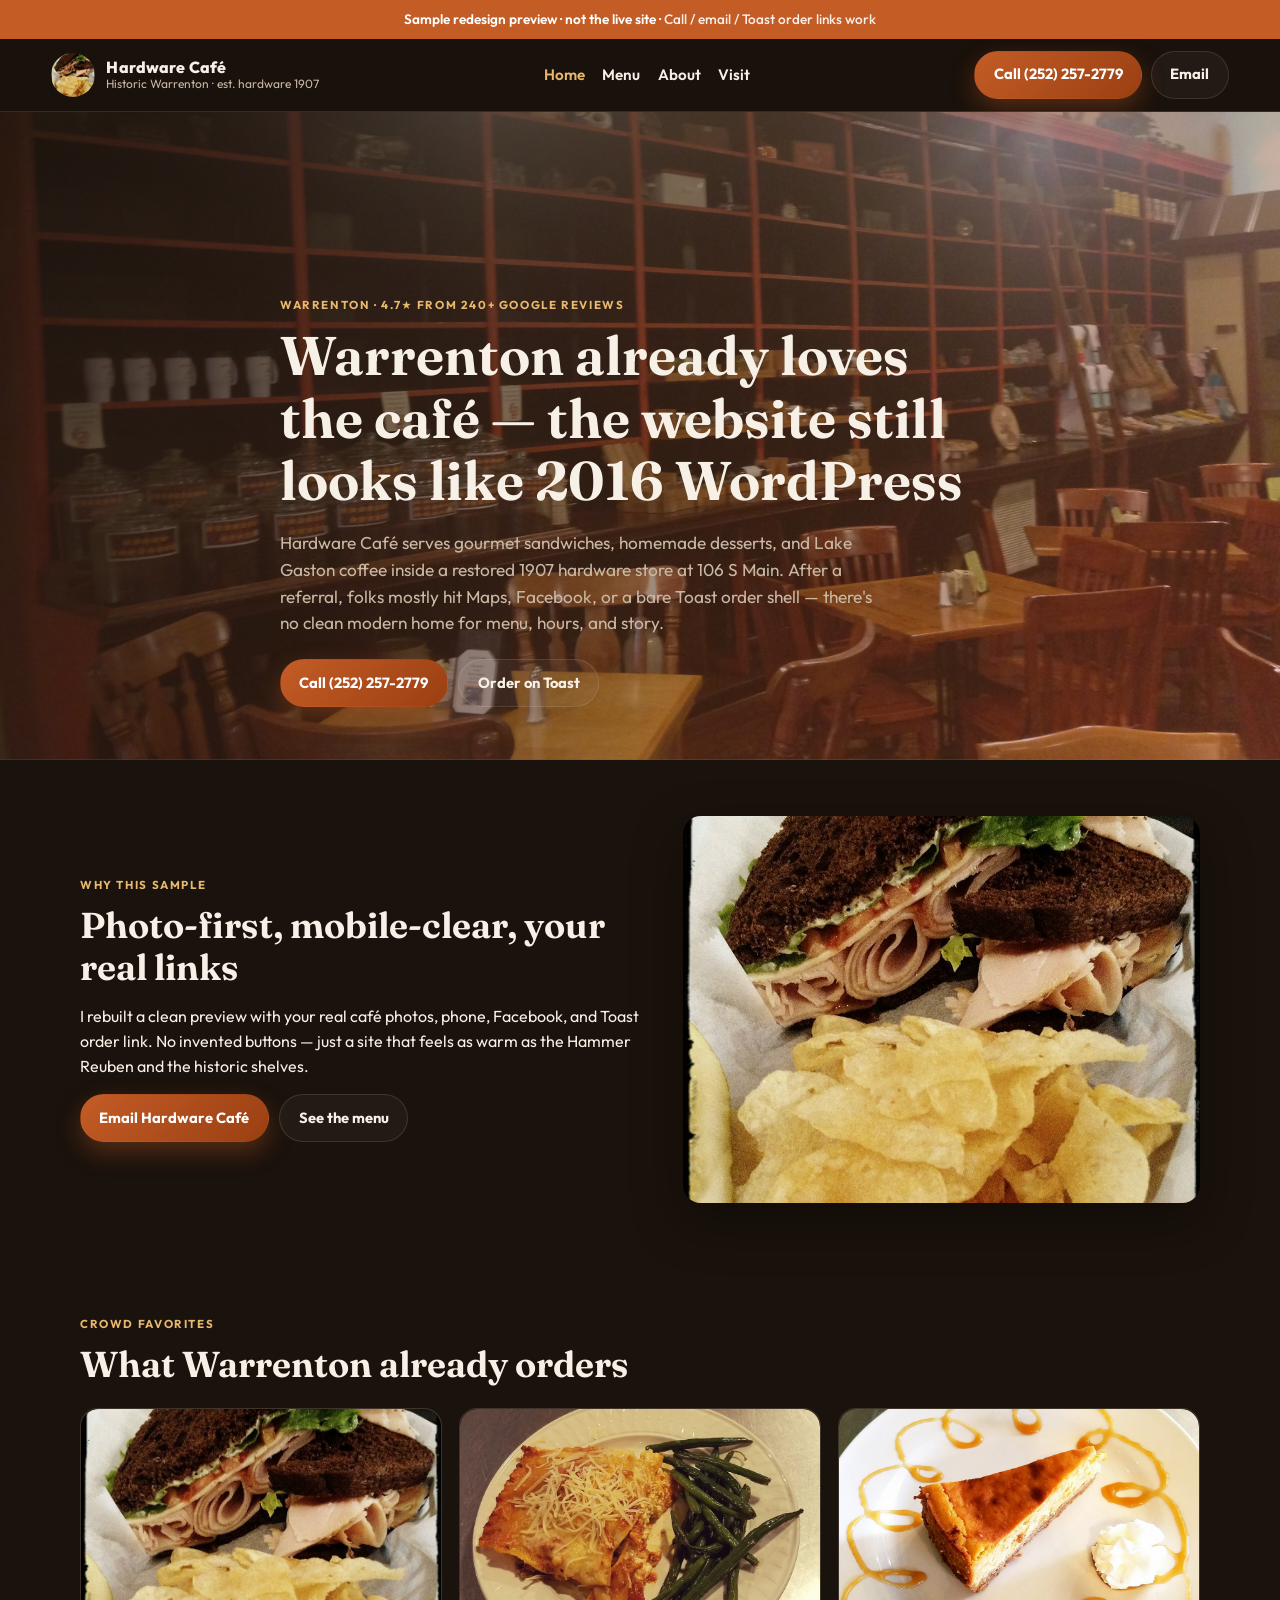
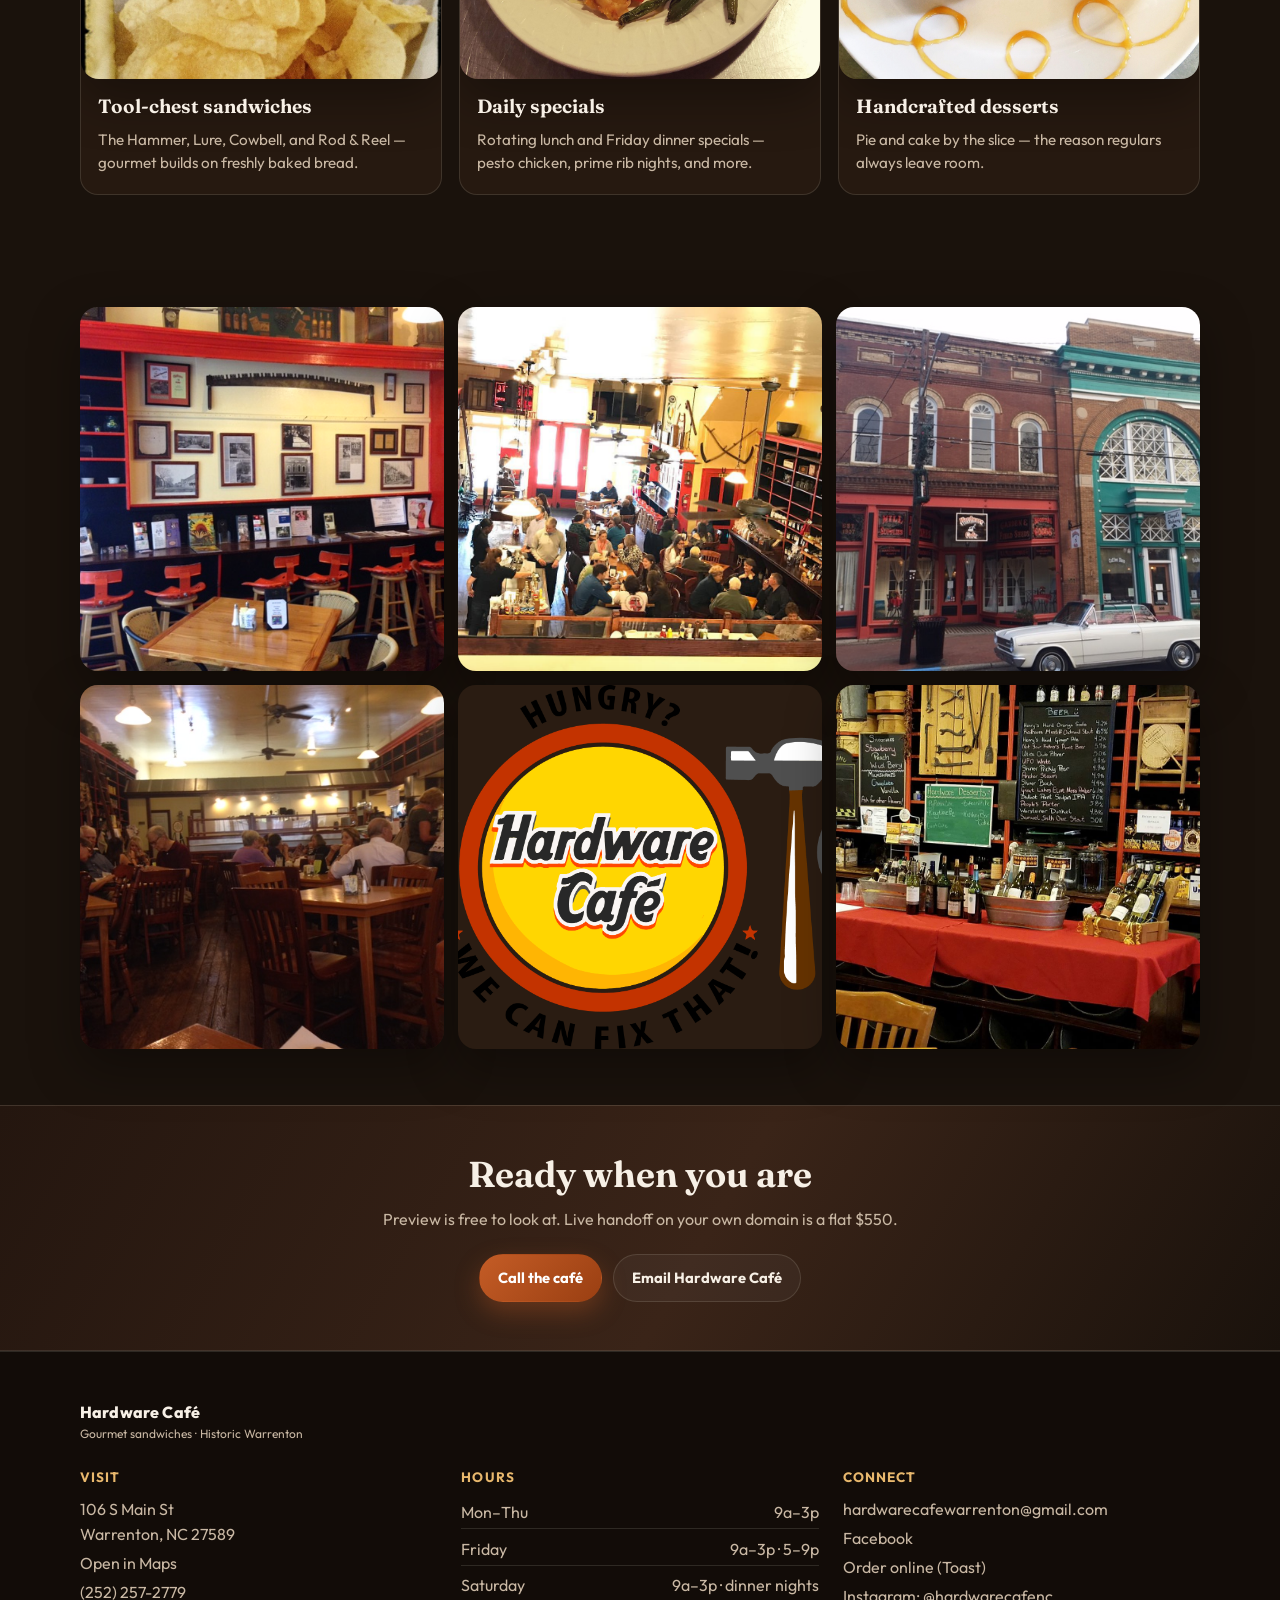
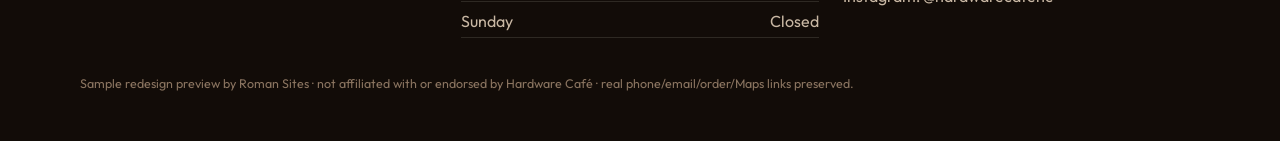
<file: index.html>
<!DOCTYPE html>
<html lang="en">
<head>
<meta charset="utf-8"/>
<meta name="viewport" content="width=device-width, initial-scale=1"/>
<title>Hardware Café · Warrenton sample redesign</title>
<meta name="description" content="Sample redesign preview for Hardware Café — gourmet sandwiches in a historic 1907 hardware store in Warrenton, NC."/>
<link rel="preconnect" href="https://fonts.googleapis.com"/><link rel="preconnect" href="https://fonts.gstatic.com" crossorigin/>
<link href="https://fonts.googleapis.com/css2?family=Fraunces:opsz,wght@9..144,500;9..144,650;9..144,700&family=Outfit:wght@400;500;600;700;800&display=swap" rel="stylesheet"/>
<link rel="stylesheet" href="assets/styles.css"/>
<link rel="icon" href="assets/logo.png"/>
</head>
<body>
<div class="preview-banner" role="status">Sample redesign preview · not the live site · <span>Call / email / Toast order links work</span></div>
<header class="site-header">
  <div class="nav-inner">
    <a class="brand" href="index.html"><img class="brand-mark" src="assets/logo.png" alt="Hardware Café mark" width="44" height="44"/><span class="brand-text"><span class="brand-name">Hardware Café</span><span class="brand-tag">Historic Warrenton · est. hardware 1907</span></span></a>
    <nav class="nav-links" aria-label="Primary"><a href="index.html" aria-current="page">Home</a><a href="menu.html">Menu</a><a href="about.html">About</a><a href="visit.html">Visit</a></nav>
    <div class="nav-ctas"><a class="btn btn-primary" href="tel:+12522572779">Call (252) 257-2779</a><a class="btn btn-ghost" href="mailto:hardwarecafewarrenton@gmail.com">Email</a><button class="nav-toggle" type="button" data-nav-toggle aria-expanded="false" aria-controls="mobile-nav" aria-label="Open menu"><span></span></button></div>
  </div>
  <div class="mobile-panel" id="mobile-nav" data-mobile-panel>
    <a href="index.html">Home</a><a href="menu.html">Menu</a><a href="about.html">About</a><a href="visit.html">Visit</a>
    <a class="btn btn-primary" href="tel:+12522572779">Call</a><a href="mailto:hardwarecafewarrenton@gmail.com">Email the café</a><a href="https://www.facebook.com/HardwareCafeWarrenton/" target="_blank" rel="noopener">Facebook</a><a href="https://order.hardwarecafenc.com/order/hardware-cafe/hardware-cafe/menu" target="_blank" rel="noopener">Order online</a>
  </div>
</header>
<main>
<section class="hero" style="background-image:linear-gradient(120deg,rgba(26,18,12,.88),rgba(196,92,38,.28)),url(assets/interior.jpg)">
  <div class="wrap hero-inner">
    <p class="eyebrow">Warrenton · 4.7★ from 240+ Google reviews</p>
    <h1>Warrenton already loves the café — the website still looks like 2016 WordPress</h1>
    <p class="lede">Hardware Café serves gourmet sandwiches, homemade desserts, and Lake Gaston coffee inside a restored 1907 hardware store at 106 S Main. After a referral, folks mostly hit Maps, Facebook, or a bare Toast order shell — there's no clean modern home for menu, hours, and story.</p>
    <div class="hero-actions"><a class="btn btn-primary" href="tel:+12522572779">Call (252) 257-2779</a><a class="btn btn-ghost" href="https://order.hardwarecafenc.com/order/hardware-cafe/hardware-cafe/menu" target="_blank" rel="noopener">Order on Toast</a></div>
  </div>
</section>
<section class="wrap section">
  <div class="split-visual">
    <div>
      <p class="eyebrow">Why this sample</p>
      <h2>Photo-first, mobile-clear, your real links</h2>
      <p>I rebuilt a clean preview with your real café photos, phone, Facebook, and Toast order link. No invented buttons — just a site that feels as warm as the Hammer Reuben and the historic shelves.</p>
      <div class="hero-actions" style="margin-top:1rem"><a class="btn btn-primary" href="mailto:hardwarecafewarrenton@gmail.com">Email Hardware Café</a><a class="btn btn-ghost" href="menu.html">See the menu</a></div>
    </div>
    <div class="card-media"><img src="assets/sandwich.jpg" alt="Gourmet sandwich from Hardware Café"/></div>
  </div>
</section>
<section class="wrap section">
  <p class="eyebrow">Crowd favorites</p>
  <h2>What Warrenton already orders</h2>
  <div class="feature-cards">
    <article class="feature-card"><div class="card-media"><img src="assets/sandwich.jpg" alt="Sandwich on fresh bread"/></div><div class="card-body"><h3>Tool-chest sandwiches</h3><p>The Hammer, Lure, Cowbell, and Rod &amp; Reel — gourmet builds on freshly baked bread.</p></div></article>
    <article class="feature-card"><div class="card-media"><img src="assets/lasagna.jpg" alt="Homemade lasagna plate"/></div><div class="card-body"><h3>Daily specials</h3><p>Rotating lunch and Friday dinner specials — pesto chicken, prime rib nights, and more.</p></div></article>
    <article class="feature-card"><div class="card-media"><img src="assets/pie.jpg" alt="Homemade pie slice"/></div><div class="card-body"><h3>Handcrafted desserts</h3><p>Pie and cake by the slice — the reason regulars always leave room.</p></div></article>
  </div>
</section>
<section class="wrap section">
  <div class="gallery-grid">
    <div class="card-media"><img src="assets/bar.jpg" alt="Café bar and counter"/></div>
    <div class="card-media"><img src="assets/busy.jpg" alt="Busy lunch service"/></div>
    <div class="card-media"><img src="assets/rambler.jpg" alt="Café plate"/></div>
    <div class="card-media"><img src="assets/patrons.jpg" alt="Dining room"/></div>
    <div class="card-media"><img src="assets/shelves.png" alt="Historic hardware shelves"/></div>
    <div class="card-media"><img src="assets/wines.jpg" alt="Wine and local goods"/></div>
  </div>
</section>
<section class="cta-band"><div class="wrap">
  <h2>Ready when you are</h2>
  <p>Preview is free to look at. Live handoff on your own domain is a flat $550.</p>
  <div class="hero-actions" style="justify-content:center"><a class="btn btn-primary" href="tel:+12522572779">Call the café</a><a class="btn btn-ghost" href="mailto:hardwarecafewarrenton@gmail.com">Email Hardware Café</a></div>
</div></section>
</main>
<footer class="site-footer">
  <div class="footer-inner">
    <div class="footer-brand"><div class="brand-name">Hardware Café</div><div class="brand-tag">Gourmet sandwiches · Historic Warrenton</div></div>
    <div class="footer-grid">
      <div><h4>Visit</h4><p>106 S Main St<br/>Warrenton, NC 27589</p><p><a href="https://www.google.com/maps/search/?api=1&query=Hardware+Cafe+106+S+Main+St+Warrenton+NC+27589" target="_blank" rel="noopener">Open in Maps</a></p><p><a href="tel:+12522572779">(252) 257-2779</a></p></div>
      <div><h4>Hours</h4><ul class="hours-list">
        <li><span>Mon–Thu</span><span>9a–3p</span></li>
        <li><span>Friday</span><span>9a–3p · 5–9p</span></li>
        <li><span>Saturday</span><span>9a–3p · dinner nights</span></li>
        <li><span>Sunday</span><span>Closed</span></li>
      </ul></div>
      <div><h4>Connect</h4><p><a href="mailto:hardwarecafewarrenton@gmail.com">hardwarecafewarrenton@gmail.com</a></p><p><a href="https://www.facebook.com/HardwareCafeWarrenton/" target="_blank" rel="noopener">Facebook</a></p><p><a href="https://order.hardwarecafenc.com/order/hardware-cafe/hardware-cafe/menu" target="_blank" rel="noopener">Order online (Toast)</a></p><p>Instagram: @hardwarecafenc</p></div>
    </div>
    <p class="footer-note">Sample redesign preview by Roman Sites · not affiliated with or endorsed by Hardware Café · real phone/email/order/Maps links preserved.</p>
  </div>
</footer>
<script src="assets/site.js"></script>
</body></html>
</file>
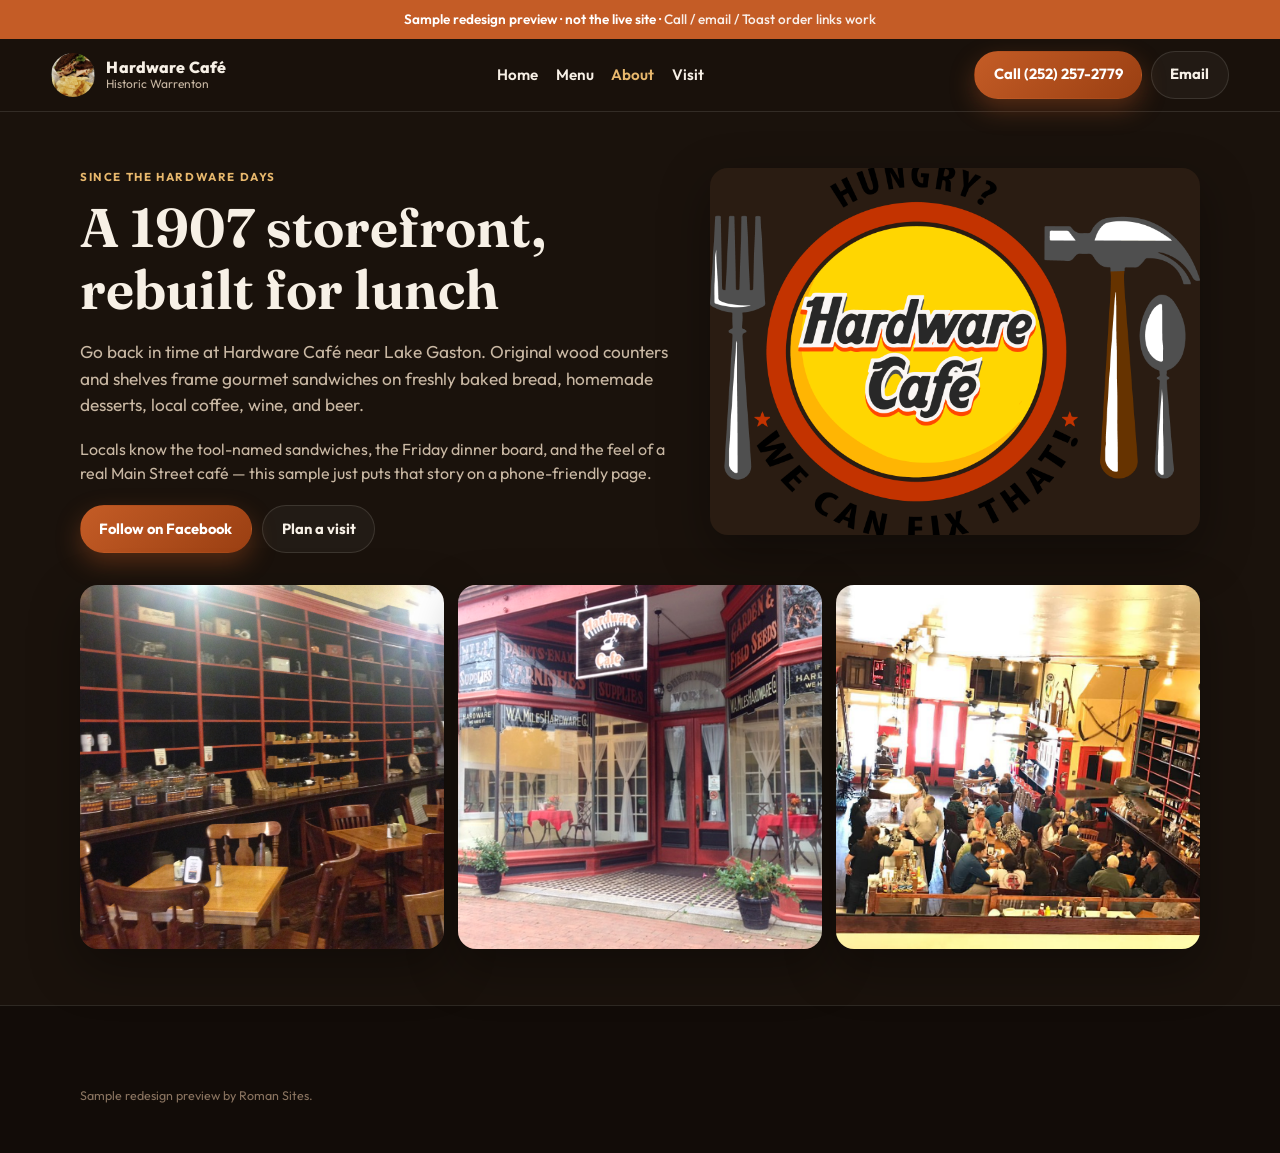
<file: about.html>
<!DOCTYPE html>
<html lang="en">
<head>
<meta charset="utf-8"/><meta name="viewport" content="width=device-width, initial-scale=1"/>
<title>About · Hardware Café</title>
<link rel="preconnect" href="https://fonts.googleapis.com"/><link rel="preconnect" href="https://fonts.gstatic.com" crossorigin/>
<link href="https://fonts.googleapis.com/css2?family=Fraunces:opsz,wght@9..144,500;9..144,650;9..144,700&family=Outfit:wght@400;500;600;700;800&display=swap" rel="stylesheet"/>
<link rel="stylesheet" href="assets/styles.css"/><link rel="icon" href="assets/logo.png"/>
</head>
<body>
<div class="preview-banner" role="status">Sample redesign preview · not the live site · <span>Call / email / Toast order links work</span></div>
<header class="site-header">
  <div class="nav-inner">
    <a class="brand" href="index.html"><img class="brand-mark" src="assets/logo.png" alt="Hardware Café mark" width="44" height="44"/><span class="brand-text"><span class="brand-name">Hardware Café</span><span class="brand-tag">Historic Warrenton</span></span></a>
    <nav class="nav-links" aria-label="Primary"><a href="index.html">Home</a><a href="menu.html">Menu</a><a href="about.html" aria-current="page">About</a><a href="visit.html">Visit</a></nav>
    <div class="nav-ctas"><a class="btn btn-primary" href="tel:+12522572779">Call (252) 257-2779</a><a class="btn btn-ghost" href="mailto:hardwarecafewarrenton@gmail.com">Email</a><button class="nav-toggle" type="button" data-nav-toggle aria-expanded="false" aria-controls="mobile-nav" aria-label="Open menu"><span></span></button></div>
  </div>
  <div class="mobile-panel" id="mobile-nav" data-mobile-panel>
    <a href="index.html">Home</a><a href="menu.html">Menu</a><a href="about.html">About</a><a href="visit.html">Visit</a>
    <a class="btn btn-primary" href="tel:+12522572779">Call</a><a href="mailto:hardwarecafewarrenton@gmail.com">Email</a>
  </div>
</header>
<main>
<section class="wrap section">
  <div class="about-grid">
    <div>
      <p class="eyebrow">Since the hardware days</p>
      <h1>A 1907 storefront, rebuilt for lunch</h1>
      <p class="lede">Go back in time at Hardware Café near Lake Gaston. Original wood counters and shelves frame gourmet sandwiches on freshly baked bread, homemade desserts, local coffee, wine, and beer.</p>
      <p style="color:var(--muted)">Locals know the tool-named sandwiches, the Friday dinner board, and the feel of a real Main Street café — this sample just puts that story on a phone-friendly page.</p>
      <div class="hero-actions" style="margin-top:1.2rem"><a class="btn btn-primary" href="https://www.facebook.com/HardwareCafeWarrenton/" target="_blank" rel="noopener">Follow on Facebook</a><a class="btn btn-ghost" href="visit.html">Plan a visit</a></div>
    </div>
    <div class="card-media"><img src="assets/shelves.png" alt="Historic shelves inside Hardware Café"/></div>
  </div>
  <div class="gallery-grid" style="margin-top:2rem">
    <div class="card-media"><img src="assets/interior.jpg" alt="Interior"/></div>
    <div class="card-media"><img src="assets/exterior.jpg" alt="Exterior"/></div>
    <div class="card-media"><img src="assets/busy.jpg" alt="Service"/></div>
  </div>
</section>
</main>
<footer class="site-footer"><div class="footer-inner"><p class="footer-note">Sample redesign preview by Roman Sites.</p></div></footer>
<script src="assets/site.js"></script>
</body></html>
</file>
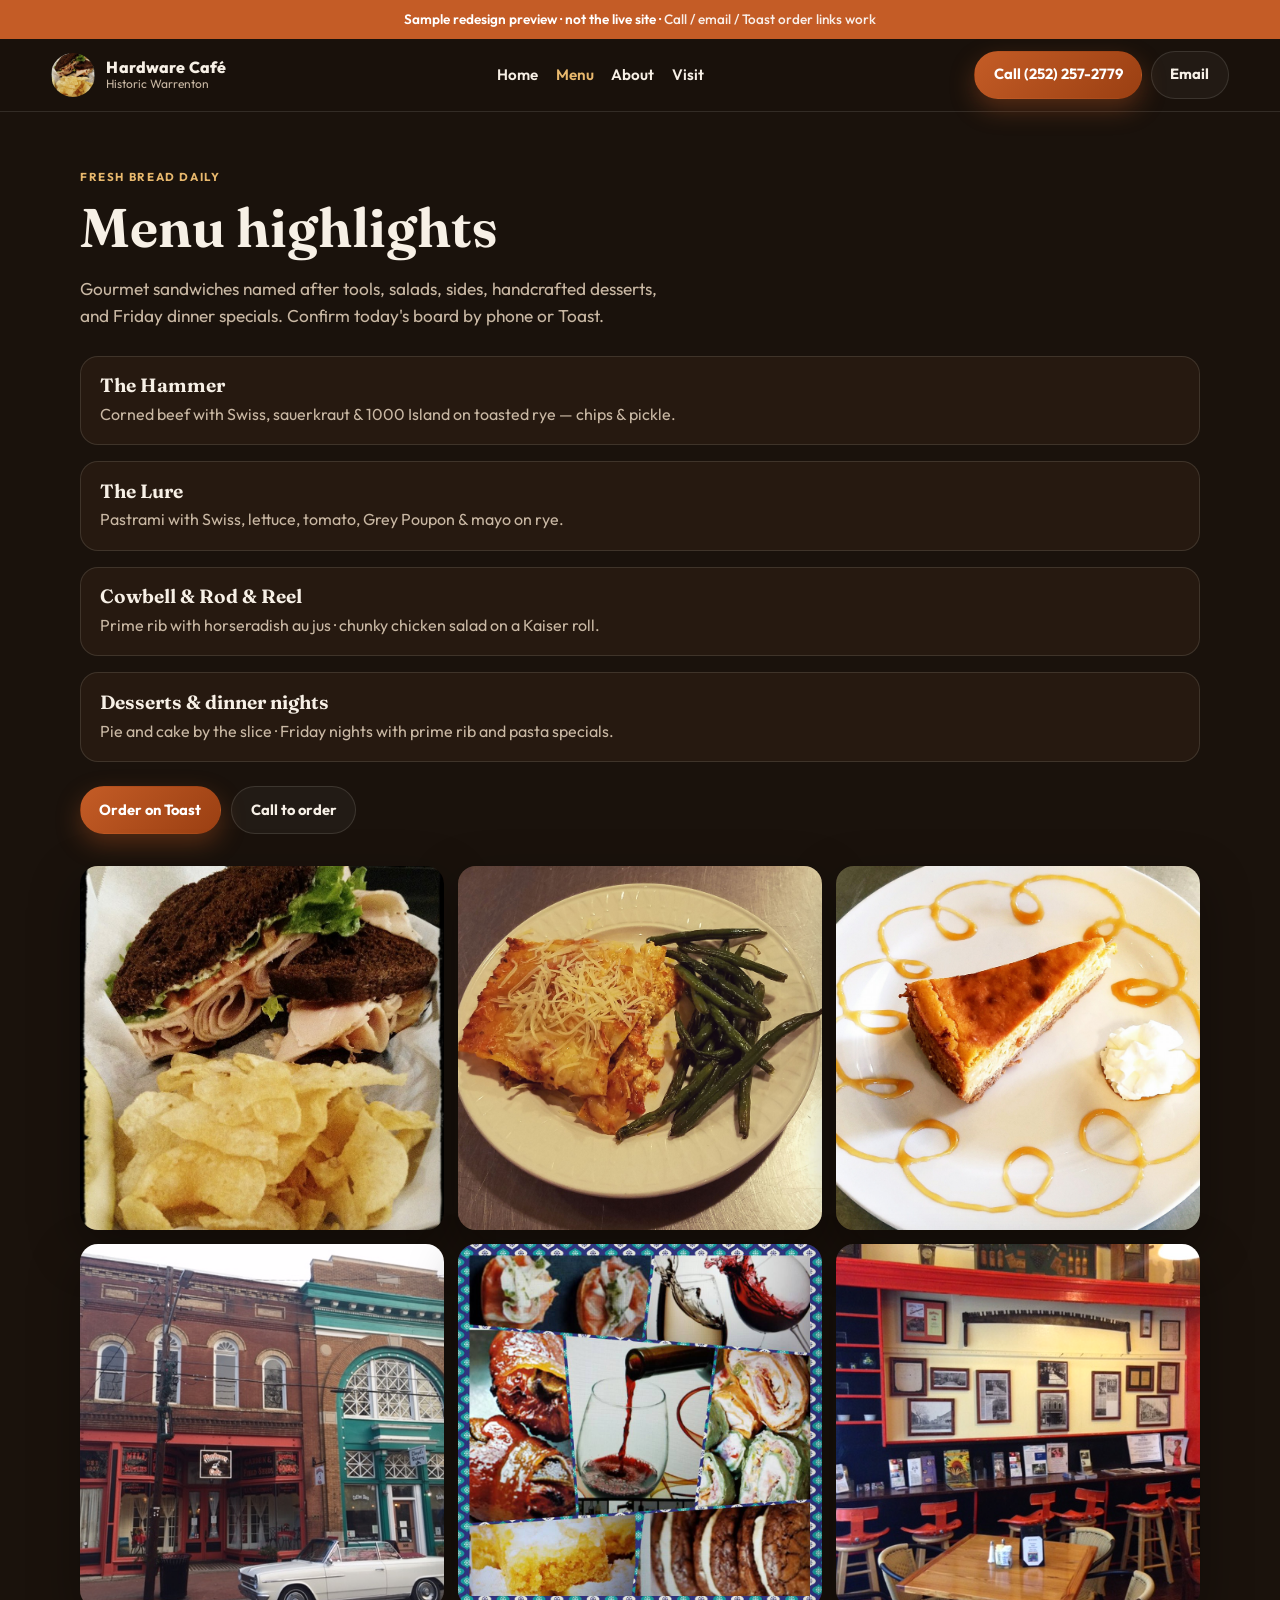
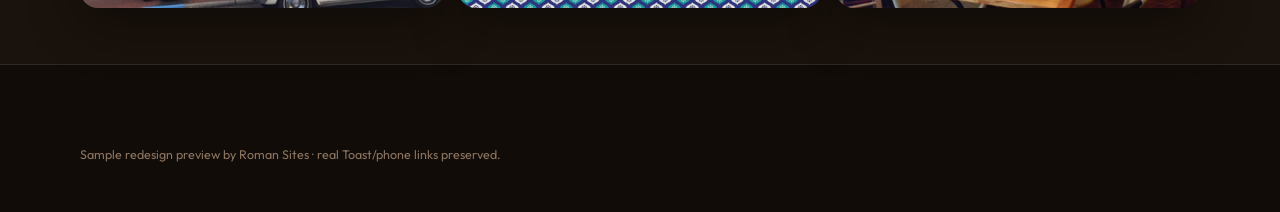
<file: menu.html>
<!DOCTYPE html>
<html lang="en">
<head>
<meta charset="utf-8"/><meta name="viewport" content="width=device-width, initial-scale=1"/>
<title>Menu · Hardware Café</title>
<link rel="preconnect" href="https://fonts.googleapis.com"/><link rel="preconnect" href="https://fonts.gstatic.com" crossorigin/>
<link href="https://fonts.googleapis.com/css2?family=Fraunces:opsz,wght@9..144,500;9..144,650;9..144,700&family=Outfit:wght@400;500;600;700;800&display=swap" rel="stylesheet"/>
<link rel="stylesheet" href="assets/styles.css"/><link rel="icon" href="assets/logo.png"/>
</head>
<body>
<div class="preview-banner" role="status">Sample redesign preview · not the live site · <span>Call / email / Toast order links work</span></div>
<header class="site-header">
  <div class="nav-inner">
    <a class="brand" href="index.html"><img class="brand-mark" src="assets/logo.png" alt="Hardware Café mark" width="44" height="44"/><span class="brand-text"><span class="brand-name">Hardware Café</span><span class="brand-tag">Historic Warrenton</span></span></a>
    <nav class="nav-links" aria-label="Primary"><a href="index.html">Home</a><a href="menu.html" aria-current="page">Menu</a><a href="about.html">About</a><a href="visit.html">Visit</a></nav>
    <div class="nav-ctas"><a class="btn btn-primary" href="tel:+12522572779">Call (252) 257-2779</a><a class="btn btn-ghost" href="mailto:hardwarecafewarrenton@gmail.com">Email</a><button class="nav-toggle" type="button" data-nav-toggle aria-expanded="false" aria-controls="mobile-nav" aria-label="Open menu"><span></span></button></div>
  </div>
  <div class="mobile-panel" id="mobile-nav" data-mobile-panel>
    <a href="index.html">Home</a><a href="menu.html">Menu</a><a href="about.html">About</a><a href="visit.html">Visit</a>
    <a class="btn btn-primary" href="tel:+12522572779">Call</a><a href="mailto:hardwarecafewarrenton@gmail.com">Email</a><a href="https://order.hardwarecafenc.com/order/hardware-cafe/hardware-cafe/menu" target="_blank" rel="noopener">Order online</a>
  </div>
</header>
<main>
<section class="wrap section">
  <p class="eyebrow">Fresh bread daily</p>
  <h1>Menu highlights</h1>
  <p class="lede">Gourmet sandwiches named after tools, salads, sides, handcrafted desserts, and Friday dinner specials. Confirm today's board by phone or Toast.</p>
  <div class="menu-list" style="margin-top:1.6rem">
    <article class="menu-item"><h3>The Hammer</h3><p>Corned beef with Swiss, sauerkraut &amp; 1000 Island on toasted rye — chips &amp; pickle.</p></article>
    <article class="menu-item"><h3>The Lure</h3><p>Pastrami with Swiss, lettuce, tomato, Grey Poupon &amp; mayo on rye.</p></article>
    <article class="menu-item"><h3>Cowbell &amp; Rod &amp; Reel</h3><p>Prime rib with horseradish au jus · chunky chicken salad on a Kaiser roll.</p></article>
    <article class="menu-item"><h3>Desserts &amp; dinner nights</h3><p>Pie and cake by the slice · Friday nights with prime rib and pasta specials.</p></article>
  </div>
  <div class="hero-actions" style="margin-top:1.5rem"><a class="btn btn-primary" href="https://order.hardwarecafenc.com/order/hardware-cafe/hardware-cafe/menu" target="_blank" rel="noopener">Order on Toast</a><a class="btn btn-ghost" href="tel:+12522572779">Call to order</a></div>
  <div class="gallery-grid" style="margin-top:2rem">
    <div class="card-media"><img src="assets/sandwich.jpg" alt="Sandwich"/></div>
    <div class="card-media"><img src="assets/lasagna.jpg" alt="Special"/></div>
    <div class="card-media"><img src="assets/pie.jpg" alt="Pie"/></div>
    <div class="card-media"><img src="assets/rambler.jpg" alt="Plate"/></div>
    <div class="card-media"><img src="assets/wine.jpg" alt="Wine"/></div>
    <div class="card-media"><img src="assets/bar.jpg" alt="Bar"/></div>
  </div>
</section>
</main>
<footer class="site-footer"><div class="footer-inner"><p class="footer-note">Sample redesign preview by Roman Sites · real Toast/phone links preserved.</p></div></footer>
<script src="assets/site.js"></script>
</body></html>
</file>
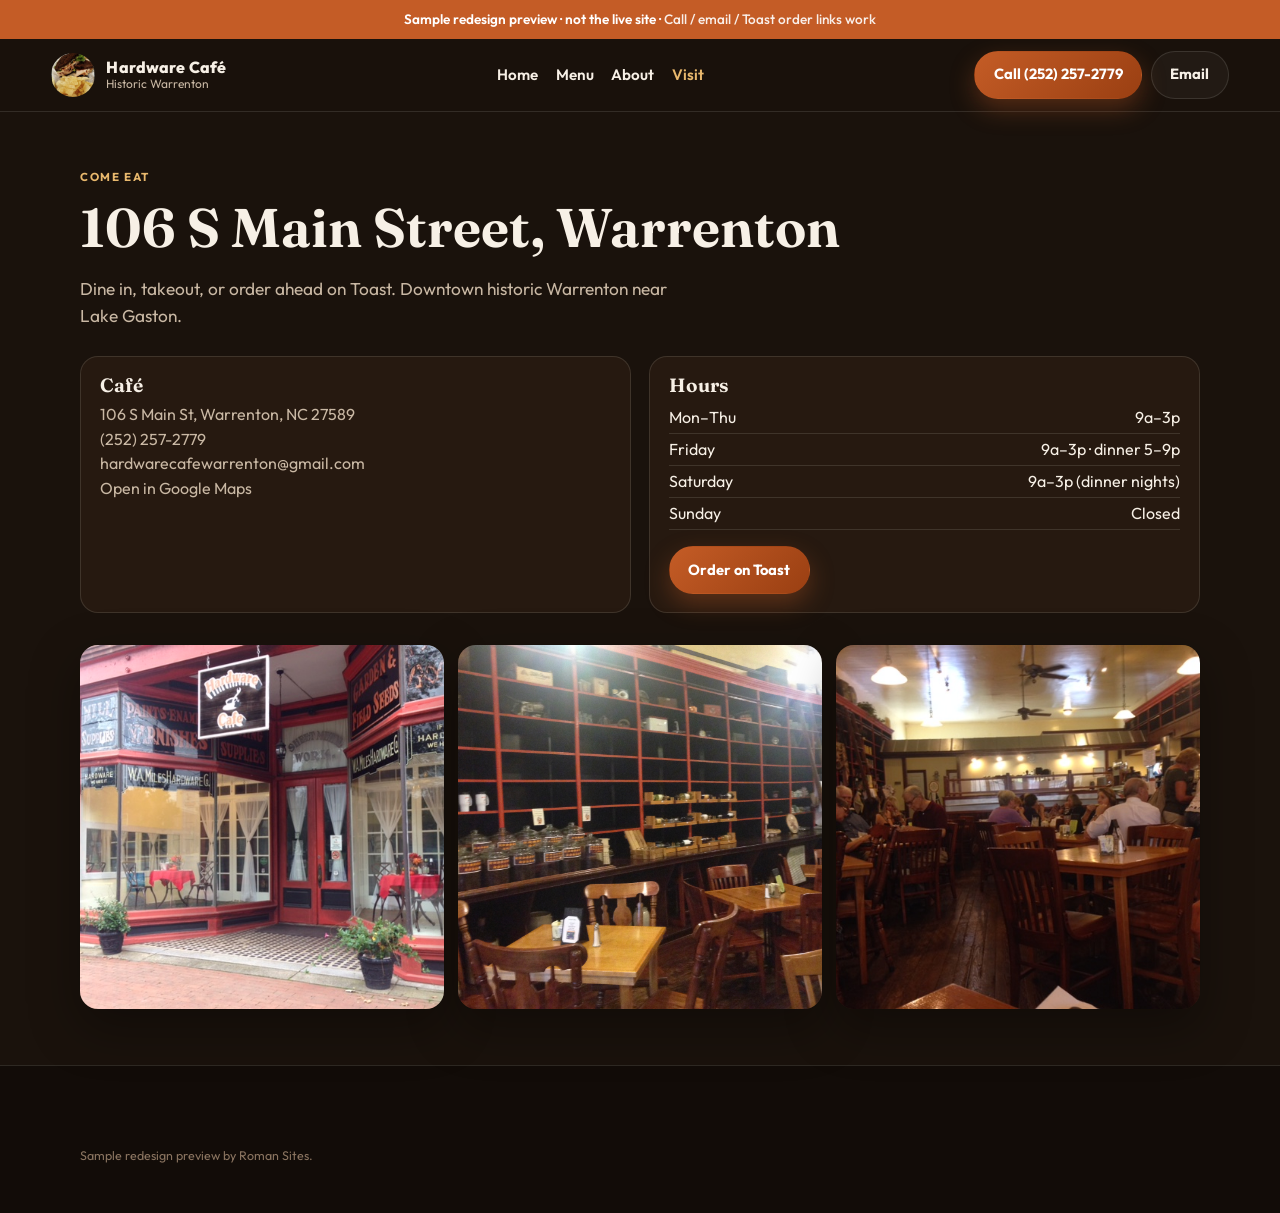
<file: visit.html>
<!DOCTYPE html>
<html lang="en">
<head>
<meta charset="utf-8"/><meta name="viewport" content="width=device-width, initial-scale=1"/>
<title>Visit · Hardware Café</title>
<link rel="preconnect" href="https://fonts.googleapis.com"/><link rel="preconnect" href="https://fonts.gstatic.com" crossorigin/>
<link href="https://fonts.googleapis.com/css2?family=Fraunces:opsz,wght@9..144,500;9..144,650;9..144,700&family=Outfit:wght@400;500;600;700;800&display=swap" rel="stylesheet"/>
<link rel="stylesheet" href="assets/styles.css"/><link rel="icon" href="assets/logo.png"/>
</head>
<body>
<div class="preview-banner" role="status">Sample redesign preview · not the live site · <span>Call / email / Toast order links work</span></div>
<header class="site-header">
  <div class="nav-inner">
    <a class="brand" href="index.html"><img class="brand-mark" src="assets/logo.png" alt="Hardware Café mark" width="44" height="44"/><span class="brand-text"><span class="brand-name">Hardware Café</span><span class="brand-tag">Historic Warrenton</span></span></a>
    <nav class="nav-links" aria-label="Primary"><a href="index.html">Home</a><a href="menu.html">Menu</a><a href="about.html">About</a><a href="visit.html" aria-current="page">Visit</a></nav>
    <div class="nav-ctas"><a class="btn btn-primary" href="tel:+12522572779">Call (252) 257-2779</a><a class="btn btn-ghost" href="mailto:hardwarecafewarrenton@gmail.com">Email</a><button class="nav-toggle" type="button" data-nav-toggle aria-expanded="false" aria-controls="mobile-nav" aria-label="Open menu"><span></span></button></div>
  </div>
  <div class="mobile-panel" id="mobile-nav" data-mobile-panel>
    <a href="index.html">Home</a><a href="menu.html">Menu</a><a href="about.html">About</a><a href="visit.html">Visit</a>
    <a class="btn btn-primary" href="tel:+12522572779">Call</a><a href="mailto:hardwarecafewarrenton@gmail.com">Email</a><a href="https://order.hardwarecafenc.com/order/hardware-cafe/hardware-cafe/menu" target="_blank" rel="noopener">Order online</a>
  </div>
</header>
<main>
<section class="wrap section">
  <p class="eyebrow">Come eat</p>
  <h1>106 S Main Street, Warrenton</h1>
  <p class="lede">Dine in, takeout, or order ahead on Toast. Downtown historic Warrenton near Lake Gaston.</p>
  <div class="visit-cards" style="margin-top:1.6rem">
    <article class="menu-item">
      <h3>Café</h3>
      <p>106 S Main St, Warrenton, NC 27589</p>
      <p><a href="tel:+12522572779">(252) 257-2779</a></p>
      <p><a href="mailto:hardwarecafewarrenton@gmail.com">hardwarecafewarrenton@gmail.com</a></p>
      <p><a href="https://www.google.com/maps/search/?api=1&query=Hardware+Cafe+106+S+Main+St+Warrenton+NC+27589" target="_blank" rel="noopener">Open in Google Maps</a></p>
    </article>
    <article class="menu-item">
      <h3>Hours</h3>
      <ul class="hours-list">
        <li><span>Mon–Thu</span><span>9a–3p</span></li>
        <li><span>Friday</span><span>9a–3p · dinner 5–9p</span></li>
        <li><span>Saturday</span><span>9a–3p (dinner nights)</span></li>
        <li><span>Sunday</span><span>Closed</span></li>
      </ul>
      <div class="hero-actions" style="margin-top:1rem"><a class="btn btn-primary" href="https://order.hardwarecafenc.com/order/hardware-cafe/hardware-cafe/menu" target="_blank" rel="noopener">Order on Toast</a></div>
    </article>
  </div>
  <div class="gallery-grid" style="margin-top:2rem">
    <div class="card-media"><img src="assets/exterior.jpg" alt="Exterior"/></div>
    <div class="card-media"><img src="assets/interior.jpg" alt="Interior"/></div>
    <div class="card-media"><img src="assets/patrons.jpg" alt="Dining room"/></div>
  </div>
</section>
</main>
<footer class="site-footer"><div class="footer-inner"><p class="footer-note">Sample redesign preview by Roman Sites.</p></div></footer>
<script src="assets/site.js"></script>
</body></html>
</file>
<file: assets/styles.css>
/* Hardware Cafe — warm historic cafe palette */
:root{
  --bg:#1a120c; --bg-elev:#261910; --ink:#f7f0e6; --muted:#c9b8a4;
  --accent:#c45c26; --accent-2:#e8b86d; --line:rgba(247,240,230,.12);
  --radius:18px; --shadow:0 18px 50px rgba(0,0,0,.35);
  --font:"Outfit",system-ui,sans-serif; --display:"Fraunces",Georgia,serif;
}
*{box-sizing:border-box}html{scroll-behavior:smooth}body{margin:0;font-family:var(--font);background:var(--bg);color:var(--ink);line-height:1.55}
img{max-width:100%;height:auto;display:block}a{color:inherit;text-decoration:none}
.preview-banner{position:sticky;top:0;z-index:100;background:#c45c26;color:#fff;text-align:center;padding:.55rem 1rem;font-size:.85rem;font-weight:600}
.preview-banner span{opacity:.9;font-weight:500}
.wrap{width:min(1120px,92vw);margin:0 auto}
.site-header{position:sticky;top:34px;z-index:90;backdrop-filter:blur(14px);background:rgba(26,18,12,.88);border-bottom:1px solid var(--line)}
.nav-inner{display:flex;align-items:center;gap:1rem;justify-content:space-between;padding:.75rem 4vw}
.brand{display:flex;align-items:center;gap:.7rem}.brand-mark{border-radius:50%;object-fit:cover;background:#2a1c12}
.brand-text{display:flex;flex-direction:column;line-height:1.15}.brand-name{font-weight:800;letter-spacing:.01em}.brand-tag{font-size:.75rem;color:var(--muted)}
.nav-links{display:flex;gap:1.1rem;font-weight:600;font-size:.95rem}.nav-links a[aria-current="page"],.nav-links a:hover{color:var(--accent-2)}
.nav-ctas{display:flex;align-items:center;gap:.55rem}.nav-toggle{display:none;background:transparent;border:0;width:42px;height:42px;padding:0;cursor:pointer}
.nav-toggle span,.nav-toggle span:before,.nav-toggle span:after{display:block;width:22px;height:2px;background:var(--ink);margin:0 auto;position:relative}
.nav-toggle span:before,.nav-toggle span:after{content:"";position:absolute;left:0}.nav-toggle span:before{top:-7px}.nav-toggle span:after{top:7px}
.mobile-panel{display:none;flex-direction:column;gap:.85rem;padding:0 4vw 1rem;border-top:1px solid var(--line)}
.mobile-panel.open{display:flex}
.btn{display:inline-flex;align-items:center;justify-content:center;gap:.4rem;padding:.72rem 1.15rem;border-radius:999px;font-weight:700;font-size:.92rem;border:1px solid transparent;transition:.2s ease}
.btn-primary{background:linear-gradient(135deg,var(--accent),#9a3f12);color:#fff;box-shadow:0 10px 24px rgba(196,92,38,.35)}
.btn-primary:hover{transform:translateY(-1px)}.btn-ghost{border-color:var(--line);background:rgba(255,255,255,.04)}
.btn-ghost:hover{border-color:var(--accent-2);color:var(--accent-2)}
.hero{min-height:72vh;display:flex;align-items:flex-end;background-size:cover;background-position:center;border-bottom:1px solid var(--line)}
.hero-inner{padding:4.5rem 0 3.2rem;max-width:720px}.eyebrow{text-transform:uppercase;letter-spacing:.14em;font-size:.72rem;font-weight:700;color:var(--accent-2);margin:0 0 .7rem}
h1,h2,h3{font-family:var(--display);line-height:1.15;font-weight:650;margin:0 0 .7rem}
h1{font-size:clamp(2.1rem,5vw,3.4rem)}h2{font-size:clamp(1.6rem,3.2vw,2.25rem)}h3{font-size:1.2rem}
.lede{font-size:1.08rem;color:var(--muted);max-width:54ch}.hero-actions{display:flex;flex-wrap:wrap;gap:.65rem;margin-top:1.4rem}
.section{padding:3.5rem 0}.split-visual{display:grid;grid-template-columns:1.05fr .95fr;gap:2rem;align-items:center}
.card-media{border-radius:var(--radius);overflow:hidden;box-shadow:var(--shadow);background:#2a1c12}
.card-media img{width:100%;height:100%;object-fit:cover;aspect-ratio:4/3}
.feature-cards{display:grid;grid-template-columns:repeat(3,1fr);gap:1.1rem;margin-top:1.4rem}
.feature-card{background:var(--bg-elev);border:1px solid var(--line);border-radius:var(--radius);overflow:hidden}
.feature-card .card-body{padding:1rem 1.05rem 1.2rem}.feature-card p{color:var(--muted);margin:.35rem 0 0;font-size:.95rem}
.gallery-grid{display:grid;grid-template-columns:repeat(3,1fr);gap:.85rem}.gallery-grid .card-media img{aspect-ratio:1/1}
.cta-band{background:linear-gradient(120deg,#24160f,#3a2418 55%,#1a120c);border-block:1px solid var(--line);padding:3rem 0;text-align:center}
.cta-band p{color:var(--muted);max-width:48ch;margin:0 auto}
.site-footer{padding:3rem 0 2.2rem;border-top:1px solid var(--line);background:#120c08}
.footer-inner{width:min(1120px,92vw);margin:0 auto}.footer-brand{margin-bottom:1.5rem}
.footer-grid{display:grid;grid-template-columns:repeat(3,1fr);gap:1.5rem}.footer-grid h4{margin:0 0 .55rem;font-size:.85rem;letter-spacing:.08em;text-transform:uppercase;color:var(--accent-2)}
.footer-grid p,.footer-grid li{color:var(--muted);margin:.25rem 0}.footer-grid a:hover{color:var(--accent-2)}
.hours-list{list-style:none;padding:0;margin:0}.hours-list li{display:flex;justify-content:space-between;gap:1rem;padding:.2rem 0;border-bottom:1px solid var(--line)}
.footer-note{margin-top:2rem;font-size:.78rem;color:#8a7460}
.menu-list{display:grid;gap:1rem}.menu-item{background:var(--bg-elev);border:1px solid var(--line);border-radius:var(--radius);padding:1.1rem 1.2rem}
.menu-item h3{margin-bottom:.35rem}.menu-item p{margin:0;color:var(--muted)}
.about-grid{display:grid;grid-template-columns:1.1fr .9fr;gap:2rem;align-items:start}
.visit-cards{display:grid;grid-template-columns:repeat(2,1fr);gap:1.1rem}
@media (max-width:860px){
  .nav-links,.nav-ctas .btn{display:none}.nav-toggle{display:block}
  .split-visual,.feature-cards,.gallery-grid,.footer-grid,.about-grid,.visit-cards{grid-template-columns:1fr}
  .hero{min-height:60vh}
}
</file>
